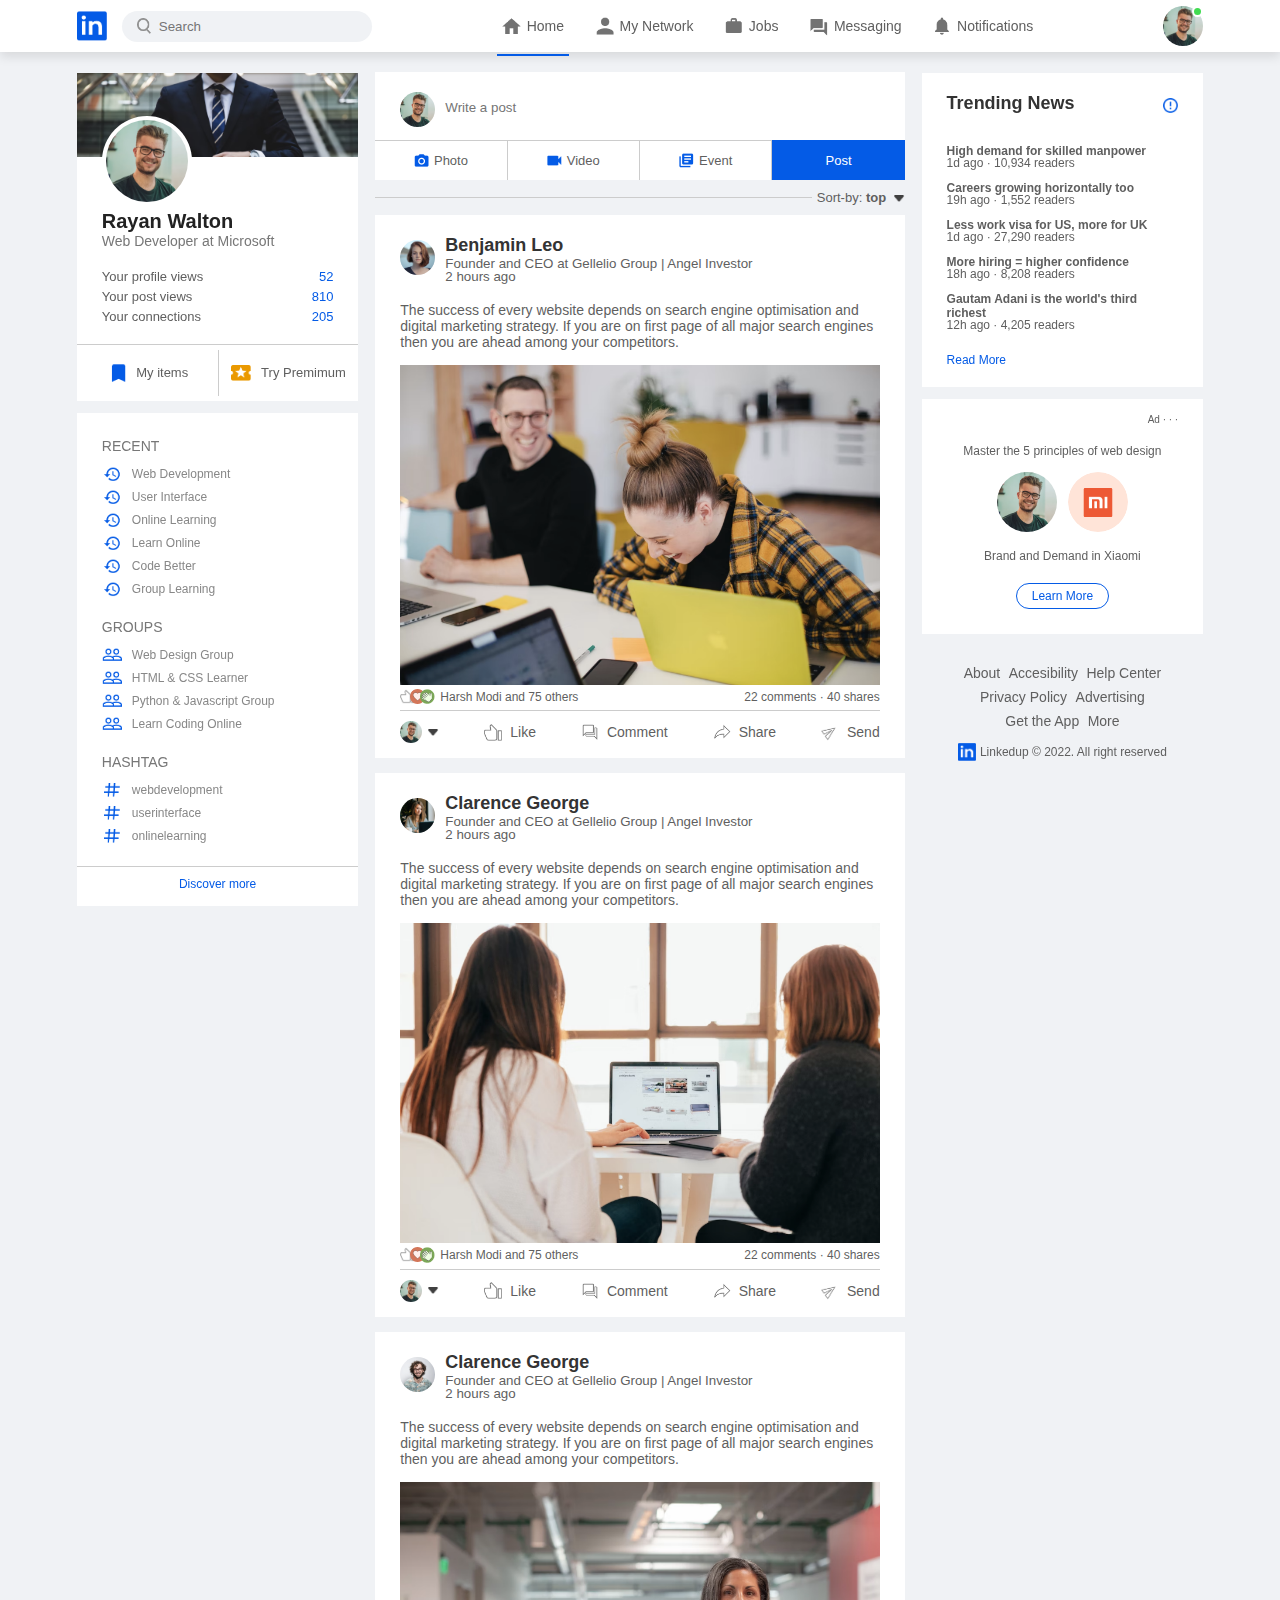
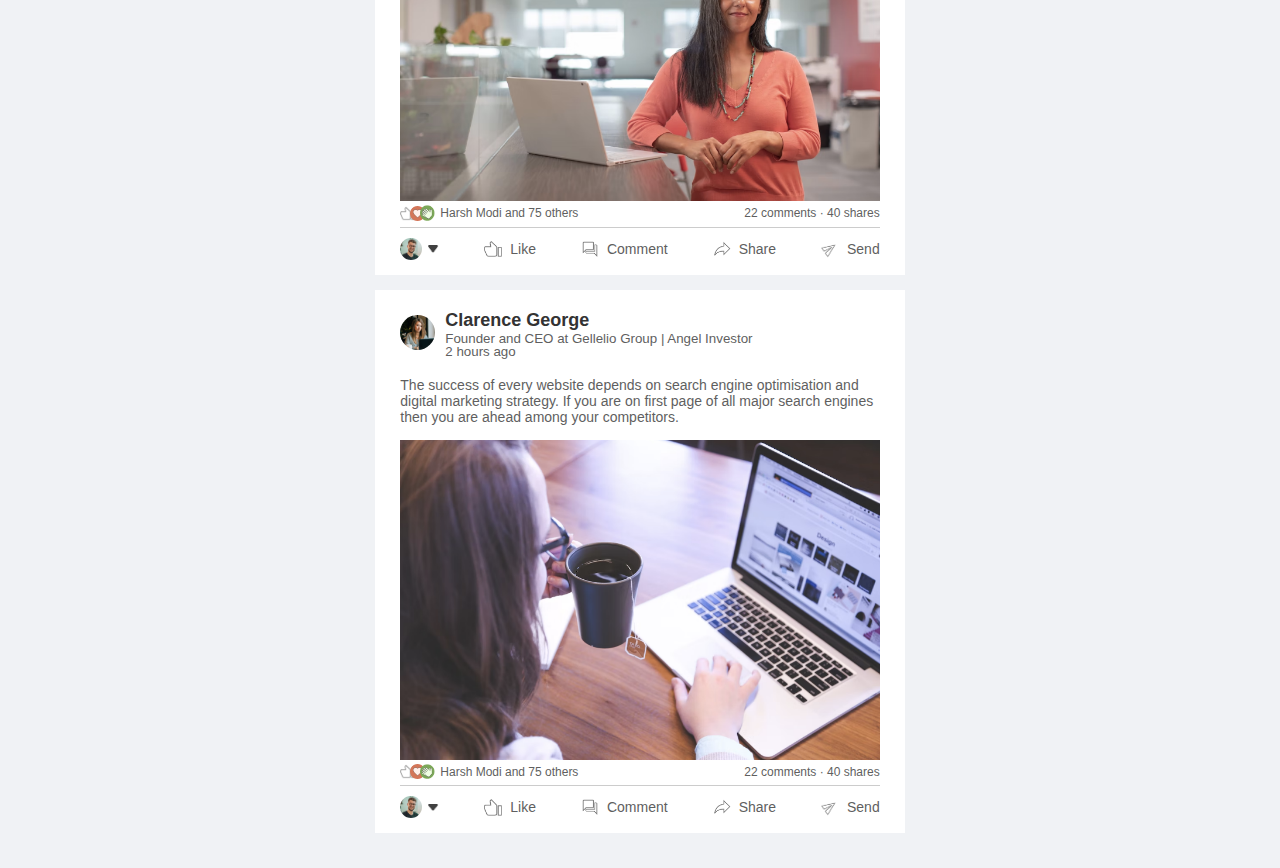
<file: index.html>
<!DOCTYPE html>
<html lang="en">
<head>
    <meta charset="UTF-8">
    <meta http-equiv="X-UA-Compatible" content="IE-edge">
    <meta name="viewport" content="width=device-width, initial-scale=1.0">
    <title>Social Media Website Design</title>
    <link rel="stylesheet" href="style.css">
</head>
<body>

<nav class="navbar">
    <div class="navbar-left">
        <a href="index.html" class="logo"><img src="images/logo.png"></a>

        <div class="search-box">
            <img src="images/search.png">
            <input type="text" placeholder="Search">
        </div>

    </div>
    <div class="navbar-center">
      <ul>
        <li><a href="#" class="active-link"><img src="images/home.png"><span>Home</span></a></li>
        <li><a href="#"><img src="images/network.png"><span>My Network</span></a></li>
        <li><a href="#"><img src="images/jobs.png"><span>Jobs</span></a></li>
        <li><a href="#"><img src="images/message.png"><span>Messaging</span></a></li>
        <li><a href="#"><img src="images/notification.png"><span>Notifications</span></a></li>
      </ul>  
    </div>
    <div class="navbar-right">
        <div class="online">
            <img src="images/user-1.png" class="nav-profile-img" onclick="toggleMenu()">        
        </div>
    </div>
    <!-- ----------------------- profile-drop-down-menu------------------------ -->
     <div class="profile-menu-wrap" id="profileMenu">
        <div class="profile-menu">
            <div class="user-info">
                <img src="images/user-1.png">
                <div>
                    <h3>Ryan Walton</h3>
                    <a href="profile.html">See your profile</a>
                </div>
            </div>
            <hr>
            <a href="#" class="profile-menu-link">
                <img src="images/feedback.png">
                <p>Give Feedback</p>
                <span>></span>
            </a>
            <a href="#" class="profile-menu-link">
                <img src="images/setting.png">
                <p>Settings & Privacy</p>
                <span>></span>
            </a>
            <a href="#" class="profile-menu-link">
                <img src="images/help.png">
                <p>Help & Support</p>
                <span>></span>
            </a>
            <a href="#" class="profile-menu-link">
                <img src="images/display.png">
                <p>Display & Accesibility</p>
                <span>></span>
            </a>
            <a href="#" class="profile-menu-link">
                <img src="images/logout.png">
                <p>Logout</p>
                <span>></span>
            </a>
        </div>
     </div>





</nav>

<!-- ----------------- navbar close---------- -->

<div class="container">
<!-- -----------------left sidebar--------------- -->
    <div class="left-sidebar">
        <div class="sidebar-profile-box">
            <img src="images/cover-pic.png" width="100%">
            <div class="sidebar-profile-info">
                <img src="images/user-1.png">
                <h1>Rayan Walton</h1>
                <h3>Web Developer at Microsoft</h3>
                <ul>
                    <li>Your profile views<span>52</span></li>
                    <li>Your post views<span>810</span></li>
                    <li>Your connections<span>205</span></li>
                </ul>
            </div>
            <div class="sidebar-profile-link">
                <a href="#"><img src="images/items.png">My items</a>
                <a href="#"><img src="images/premium.png">Try Premimum</a>
            </div>
        </div>

        <div class="sidebar-activity" id="sidebarActivity">
            <h3>RECENT</h3>
            <a href="#"><img src="images/recent.png"> Web Development</a>
            <a href="#"><img src="images/recent.png"> User Interface</a>
            <a href="#"><img src="images/recent.png"> Online Learning</a>
            <a href="#"><img src="images/recent.png"> Learn Online</a>
            <a href="#"><img src="images/recent.png"> Code Better</a>
            <a href="#"><img src="images/recent.png"> Group Learning</a>
            <h3>GROUPS</h3>
            <a href="#"><img src="images/group.png"> Web Design Group</a>
            <a href="#"><img src="images/group.png"> HTML & CSS Learner</a>
            <a href="#"><img src="images/group.png"> Python & Javascript Group</a>
            <a href="#"><img src="images/group.png"> Learn Coding Online</a>
            <h3>HASHTAG</h3>
            <a href="#"><img src="images/hashtag.png"> webdevelopment</a>
            <a href="#"><img src="images/hashtag.png"> userinterface</a>
            <a href="#"><img src="images/hashtag.png"> onlinelearning</a>
            <div class="discover-more-link">
                <a href="#">Discover more</a>
            </div>
        </div>

        <p id="showMoreLink" onclick="toggleActivity()">Show More <b>+</b></p>
    </div>
<!-- -----------------main contrnt --------------- -->
    <div class="main-content">

        <div class="create-post">
            <div class="create-post-input">
                <img src="images/user-1.png">
                <textarea rows="2" placeholder="Write a post"></textarea>
            </div>
            <div class="create-post-links">
                <li><img src="images/photo.png">Photo</li>
                <li><img src="images/video.png">Video</li>
                <li><img src="images/event.png">Event</li>
                <li>Post</li>
            </div>
        </div>
        <div class="sort-by">
            <hr>
            <p>Sort-by: <span>top <img src="images/down-arrow.png"></span></p>
        </div>

        <div class="post">
            <div class="post-author">
                <img src="images/user-3.png">
                <div>
                    <h1>Benjamin Leo</h1>
                    <small>Founder and CEO at Gellelio Group | Angel Investor</small>
                    <small>2 hours ago</small>
                </div>
            </div>
            <p>The success of every website depends on search engine optimisation and digital marketing strategy. If you are on first page of all major search engines then you are ahead among your competitors.</p>
            <img src="images/post-image-1.png" width="100%">

            <div class="post-stats">
                <div>
                    <img src="images/thumbsup.png">
                    <img src="images/love.png">
                    <img src="images/clap.png">
                    <span class="liked-users">Harsh Modi and 75 others</span>
                </div>
                <div>
                    <span>22 comments &middot; 40 shares</span>
                </div>
            </div>
            <div class="post-activity">
                <div>
                    <img src="images/user-1.png" class="post-activity-user-icon">
                    <img src="images/down-arrow.png" class="post-activity-arrow-icon">
                </div>
                <div class="post-activity-link">
                    <img src="images/like.png">
                    <span>Like</span>
                </div>
                <div class="post-activity-link">
                    <img src="images/comment.png">
                    <span>Comment</span>
                </div>
                <div class="post-activity-link">
                    <img src="images/share.png">
                    <span>Share</span>
                </div>
                <div class="post-activity-link">
                    <img src="images/send.png">
                    <span>Send</span>
                </div>
            </div>
        </div>
        <div class="post">
            <div class="post-author">
                <img src="images/user-4.png">
                <div>
                    <h1>Clarence George</h1>
                    <small>Founder and CEO at Gellelio Group | Angel Investor</small>
                    <small>2 hours ago</small>
                </div>
            </div>
            <p>The success of every website depends on search engine optimisation and digital marketing strategy. If you are on first page of all major search engines then you are ahead among your competitors.</p>
            <img src="images/post-image-2.png" width="100%">

            <div class="post-stats">
                <div>
                    <img src="images/thumbsup.png">
                    <img src="images/love.png">
                    <img src="images/clap.png">
                    <span class="liked-users">Harsh Modi and 75 others</span>
                </div>
                <div>
                    <span>22 comments &middot; 40 shares</span>
                </div>
            </div>
            <div class="post-activity">
                <div>
                    <img src="images/user-1.png" class="post-activity-user-icon">
                    <img src="images/down-arrow.png" class="post-activity-arrow-icon">
                </div>
                <div class="post-activity-link">
                    <img src="images/like.png">
                    <span>Like</span>
                </div>
                <div class="post-activity-link">
                    <img src="images/comment.png">
                    <span>Comment</span>
                </div>
                <div class="post-activity-link">
                    <img src="images/share.png">
                    <span>Share</span>
                </div>
                <div class="post-activity-link">
                    <img src="images/send.png">
                    <span>Send</span>
                </div>
            </div>
        </div>
        <div class="post">
            <div class="post-author">
                <img src="images/user-2.png">
                <div>
                    <h1>Clarence George</h1>
                    <small>Founder and CEO at Gellelio Group | Angel Investor</small>
                    <small>2 hours ago</small>
                </div>
            </div>
            <p>The success of every website depends on search engine optimisation and digital marketing strategy. If you are on first page of all major search engines then you are ahead among your competitors.</p>
            <img src="images/post-image-3.png" width="100%">

            <div class="post-stats">
                <div>
                    <img src="images/thumbsup.png">
                    <img src="images/love.png">
                    <img src="images/clap.png">
                    <span class="liked-users">Harsh Modi and 75 others</span>
                </div>
                <div>
                    <span>22 comments &middot; 40 shares</span>
                </div>
            </div>
            <div class="post-activity">
                <div>
                    <img src="images/user-1.png" class="post-activity-user-icon">
                    <img src="images/down-arrow.png" class="post-activity-arrow-icon">
                </div>
                <div class="post-activity-link">
                    <img src="images/like.png">
                    <span>Like</span>
                </div>
                <div class="post-activity-link">
                    <img src="images/comment.png">
                    <span>Comment</span>
                </div>
                <div class="post-activity-link">
                    <img src="images/share.png">
                    <span>Share</span>
                </div>
                <div class="post-activity-link">
                    <img src="images/send.png">
                    <span>Send</span>
                </div>
            </div>
        </div>
        <div class="post">
            <div class="post-author">
                <img src="images/user-4.png">
                <div>
                    <h1>Clarence George</h1>
                    <small>Founder and CEO at Gellelio Group | Angel Investor</small>
                    <small>2 hours ago</small>
                </div>
            </div>
            <p>The success of every website depends on search engine optimisation and digital marketing strategy. If you are on first page of all major search engines then you are ahead among your competitors.</p>
            <img src="images/post-image-4.png" width="100%">

            <div class="post-stats">
                <div>
                    <img src="images/thumbsup.png">
                    <img src="images/love.png">
                    <img src="images/clap.png">
                    <span class="liked-users">Harsh Modi and 75 others</span>
                </div>
                <div>
                    <span>22 comments &middot; 40 shares</span>
                </div>
            </div>
            <div class="post-activity">
                <div>
                    <img src="images/user-1.png" class="post-activity-user-icon">
                    <img src="images/down-arrow.png" class="post-activity-arrow-icon">
                </div>
                <div class="post-activity-link">
                    <img src="images/like.png">
                    <span>Like</span>
                </div>
                <div class="post-activity-link">
                    <img src="images/comment.png">
                    <span>Comment</span>
                </div>
                <div class="post-activity-link">
                    <img src="images/share.png">
                    <span>Share</span>
                </div>
                <div class="post-activity-link">
                    <img src="images/send.png">
                    <span>Send</span>
                </div>
            </div>

        </div>

    </div>
<!-- -----------------right sidebar--------------- -->
    <div class="right-sidebar">
        <div class="sidebar-news">
            <img src="images/more.png" class="info-icon">
            <h3>Trending News</h3>
            <a href="#">High demand for skilled manpower</a>
            <span>1d ago &middot; 10,934 readers</span>

            <a href="#">Careers growing horizontally too</a>
            <span>19h ago &middot; 1,552 readers</span>

            <a href="#">Less work visa for US, more for UK</a>
            <span>1d ago &middot; 27,290 readers</span>

            <a href="#">More hiring = higher confidence</a>
            <span>18h ago &middot; 8,208 readers</span>

            <a href="#">Gautam Adani is the world's third richest</a>
            <span>12h ago &middot; 4,205 readers</span>

            <a href="#" class="read-more-link">Read More</a>
        </div>

        <div class="sidebar-ad">
            <small>Ad &middot; &middot; &middot;</small>
            <p>Master the 5 principles of web design</p>
            <div>
                <img src="images/user-1.png">
                <img src="images/mi-logo.png">
            </div>
            <b>Brand and Demand in Xiaomi</b>
            <a href="#" class="ad-link">Learn More</a>
        </div>

        <div class="sidebar-useful-links">
            <a href="#">About</a>
            <a href="#">Accesibility</a>
            <a href="#">Help Center</a>
            <a href="#">Privacy Policy</a>
            <a href="#">Advertising</a>
            <a href="#">Get the App</a>
            <a href="#">More</a>

            <div class="copyright-msg">
                <img src="images/logo.png">
                <p>Linkedup &#169; 2022. All right reserved</p>
            </div>
        </div>

    </div>
</div>

<script>

    let profileMenu = document.getElementById("profileMenu");

    function toggleMenu(){
        profileMenu.classList.toggle("open-menu");
    }

</script>

<script>

    let sideActivity = document.getElementById("sidebarActivity");
    let moreLink = document.getElementById("showMoreLink");

    function toggleActivity(){
        sideActivity.classList.toggle("open-activity");

        if(sideActivity.classList.contains("open-activity")){
            moreLink.innerHTML = "Show less <b>-</b>";
        }
        else{
            moreLink.innerHTML = "Show more <b>+</b>";
        }
    }

</script>

    
</body>
</html>
</file>
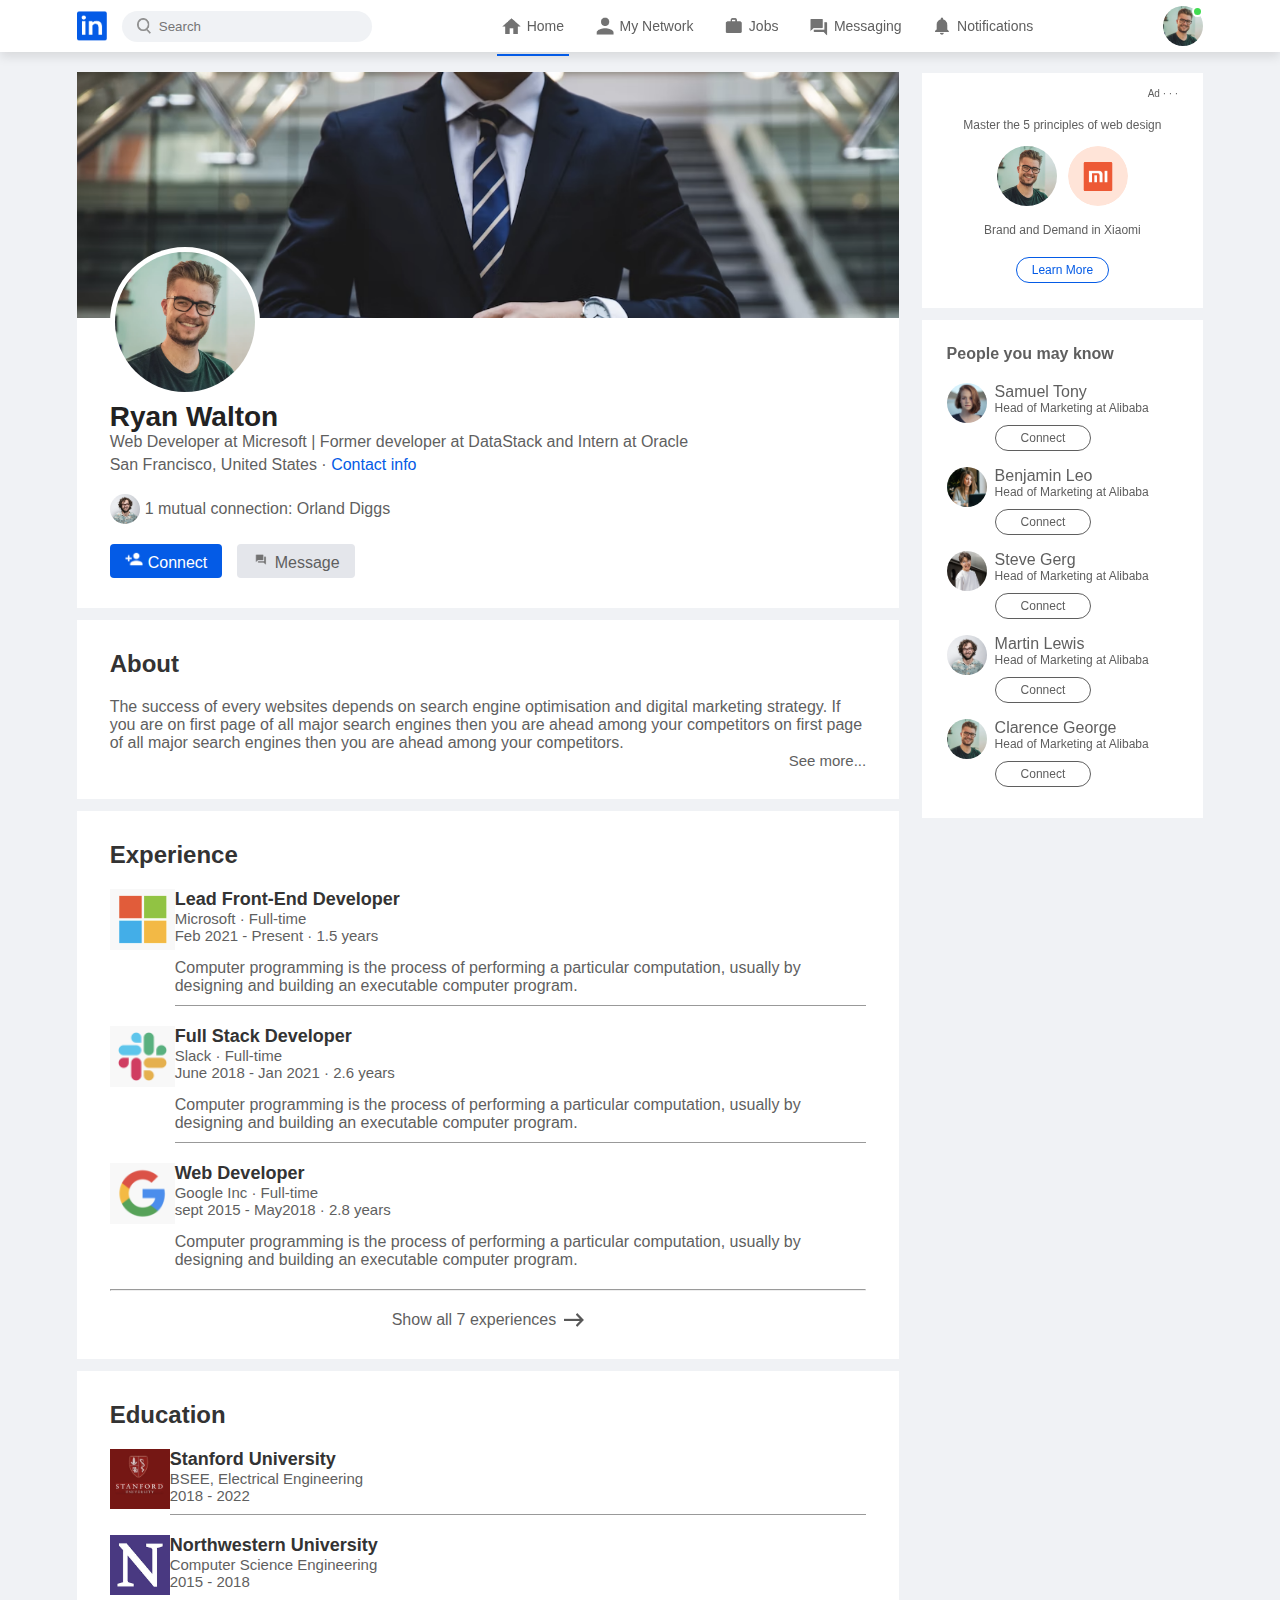
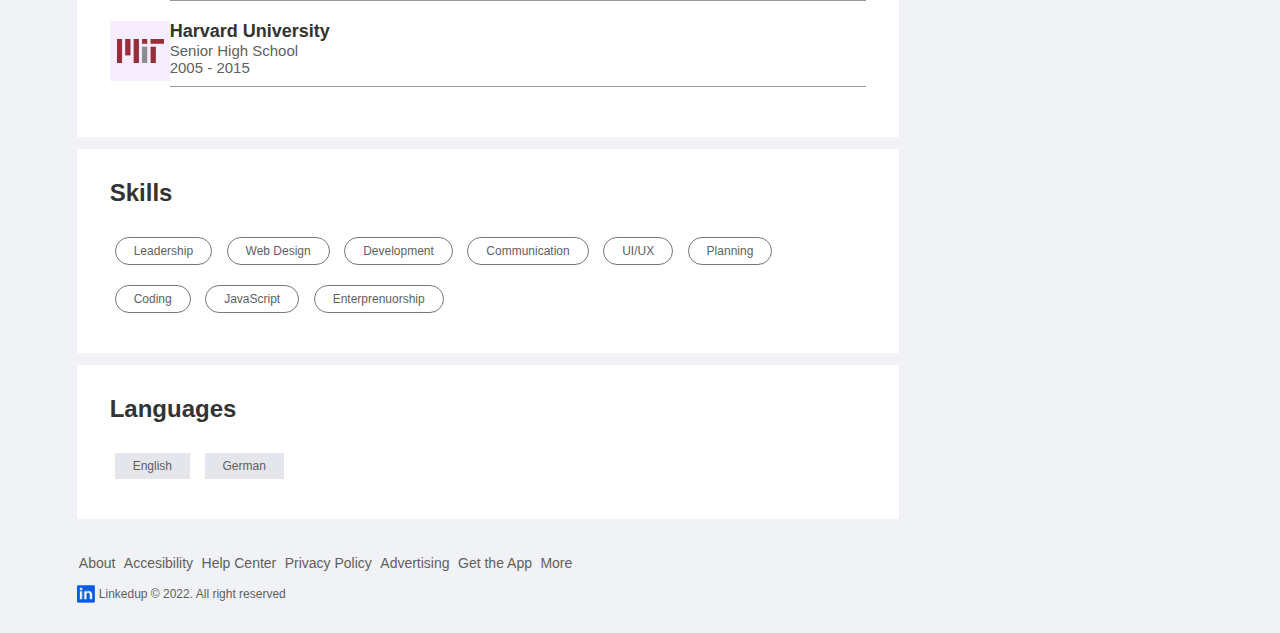
<file: profile.html>
<!DOCTYPE html>
<html lang="en">
<head>
    <meta charset="UTF-8">
    <meta http-equiv="X-UA-Compatible" content="IE-edge">
    <meta name="viewport" content="width=device-width, initial-scale=1.0">
    <title>Social Media Website Design</title>
    <link rel="stylesheet" href="style.css">
</head>
<body>

<nav class="navbar">
    <div class="navbar-left">
        <a href="index.html" class="logo"><img src="images/logo.png"></a>

        <div class="search-box">
            <img src="images/search.png">
            <input type="text" placeholder="Search">
        </div>

    </div>
    <div class="navbar-center">
      <ul>
        <li><a href="#" class="active-link"><img src="images/home.png"><span>Home</span></a></li>
        <li><a href="#"><img src="images/network.png"><span>My Network</span></a></li>
        <li><a href="#"><img src="images/jobs.png"><span>Jobs</span></a></li>
        <li><a href="#"><img src="images/message.png"><span>Messaging</span></a></li>
        <li><a href="#"><img src="images/notification.png"><span>Notifications</span></a></li>
      </ul>  
    </div>
    <div class="navbar-right">
        <div class="online">
            <img src="images/user-1.png" class="nav-profile-img" onclick="toggleMenu()">        
        </div>
    </div>
    <!-- ----------------------- profile-drop-down-menu------------------------ -->
     <div class="profile-menu-wrap" id="profileMenu">
        <div class="profile-menu">
            <div class="user-info">
                <img src="images/user-1.png">
                <div>
                    <h3>Ryan Walton</h3>
                    <a href="profile.html">See your profile</a>
                </div>
            </div>
            <hr>
            <a href="#" class="profile-menu-link">
                <img src="images/feedback.png">
                <p>Give Feedback</p>
                <span>></span>
            </a>
            <a href="#" class="profile-menu-link">
                <img src="images/setting.png">
                <p>Settings & Privacy</p>
                <span>></span>
            </a>
            <a href="#" class="profile-menu-link">
                <img src="images/help.png">
                <p>Help & Support</p>
                <span>></span>
            </a>
            <a href="#" class="profile-menu-link">
                <img src="images/display.png">
                <p>Display & Accesibility</p>
                <span>></span>
            </a>
            <a href="#" class="profile-menu-link">
                <img src="images/logout.png">
                <p>Logout</p>
                <span>></span>
            </a>
        </div>
     </div>

</nav>

<!-- ----------------- navbar close----------------- -->

<div class="container">
    <div class="profile-main">
        <div class="profile-container">
            <img src="images/cover-pic.png" width="100%">
            <div class="profile-container-inner">
                <img src="images/user-1.png" class="profile-pic">
                <h1>Ryan Walton</h1>
                <b>Web Developer at Micresoft | Former developer at DataStack and Intern at Oracle</b>
                <p>San Francisco, United States &middot; <a href="#">Contact info</a></p>
                <div class="mutual-connection">
                    <img src="images/user-2.png">
                    <span>1 mutual connection: Orland Diggs</span>
                </div>
                <div class="profile-btn">
                    <a href="#" class="primary-btn"><img src="images/connect.png">Connect</a>
                    <a href="#"><img src="images/message.png">Message</a>
                </div>
            </div>
        </div>

        <div class="profile-description">
            <h2>About</h2>
            <p>The success of every websites depends on search engine optimisation and digital marketing strategy. If you are on first page of all major search engines then you are ahead among your competitors on first page of all major search engines then you are ahead among your competitors.</p>
            <a href="#" class="see-more-link">See more...</a>
        </div>

        <div class="profile-description">
            <h2>Experience</h2>
            <div class="profile-desc-row">
                <img src="images/microsoft.png">
                <div>
                    <h3>Lead Front-End Developer</h3>
                    <b>Microsoft &middot; Full-time</b>
                    <b>Feb 2021 - Present &middot; 1.5 years</b>
                    <p>Computer programming is the process of performing a particular computation, usually by designing and building an executable computer program.</p>
                    <hr>
                </div>
            </div>
            <div class="profile-desc-row">
                <img src="images/slack.png">
                <div>
                    <h3>Full Stack Developer</h3>
                    <b>Slack &middot; Full-time</b>
                    <b>June 2018 - Jan 2021 &middot; 2.6 years</b>
                    <p>Computer programming is the process of performing a particular computation, usually by designing and building an executable computer program.</p>
                    <hr>
                </div>
            </div>
            <div class="profile-desc-row">
                <img src="images/google.png">
                <div>
                    <h3>Web Developer</h3>
                    <b>Google Inc &middot; Full-time</b>
                    <b>sept 2015 - May2018 &middot; 2.8 years</b>
                    <p>Computer programming is the process of performing a particular computation, usually by designing and building an executable computer program.</p>
                </div>
            </div>
            <hr>
            <a href="#" class="experience-link">Show all 7 experiences <img src="images/right-arrow.png"></a>
        </div>

        <div class="profile-description">
            <h2>Education</h2>
            <div class="profile-desc-row">
                <img src="images/stanford.png">
                <div>
                    <h3>Stanford University</h3>
                    <b>BSEE, Electrical Engineering</b>
                    <b>2018 - 2022</b>
                    <hr>
                </div>
            </div>
            <div class="profile-desc-row">
                <img src="images/north.png">
                <div>
                    <h3>Northwestern University</h3>
                    <b>Computer Science Engineering</b>
                    <b>2015 - 2018</b>
                    <hr>
                </div>
            </div>
            <div class="profile-desc-row">
                <img src="images/mit.png">
                <div>
                    <h3>Harvard University</h3>
                    <b>Senior High School</b>
                    <b>2005 - 2015</b>
                    <hr>
                </div>
            </div>
        </div>
        <div class="profile-description">
            <h2>Skills</h2>
            <a href="#" class="skills-btn">Leadership</a>
            <a href="#" class="skills-btn">Web Design</a>
            <a href="#" class="skills-btn">Development</a>
            <a href="#" class="skills-btn">Communication</a>
            <a href="#" class="skills-btn">UI/UX</a>
            <a href="#" class="skills-btn">Planning</a>
            <a href="#" class="skills-btn">Coding</a>
            <a href="#" class="skills-btn">JavaScript</a>
            <a href="#" class="skills-btn">Enterprenuorship</a>
        </div>
        <div class="profile-description">
            <h2>Languages</h2>
            <a href="#" class="language-btn">English</a>
            <a href="#" class="language-btn">German</a>
        </div>



    </div>
<!-- ---------------profile-sidebar----------------- -->
    <div class="profile-sidebar">

        <div class="sidebar-ad">
            <small>Ad &middot; &middot; &middot;</small>
            <p>Master the 5 principles of web design</p>
            <div>
                <img src="images/user-1.png">
                <img src="images/mi-logo.png">
            </div>
            <b>Brand and Demand in Xiaomi</b>
            <a href="#" class="ad-link">Learn More</a>
        </div>

        <div class="sidebar-people">
            <h3>People you may know</h3>
            <div class="sidebar-people-row">
                <img src="images/user-3.png">
                <div>
                    <h2>Samuel Tony</h2>
                    <p>Head of Marketing at Alibaba</p>
                    <a href="#">Connect</a>
                </div>
            </div>
            <div class="sidebar-people-row">
                <img src="images/user-4.png">
                <div>
                    <h2>Benjamin Leo</h2>
                    <p>Head of Marketing at Alibaba</p>
                    <a href="#">Connect</a>
                </div>
            </div>
            <div class="sidebar-people-row">
                <img src="images/user-5.png">
                <div>
                    <h2>Steve Gerg</h2>
                    <p>Head of Marketing at Alibaba</p>
                    <a href="#">Connect</a>
                </div>
            </div>
            <div class="sidebar-people-row">
                <img src="images/user-2.png">
                <div>
                    <h2>Martin Lewis</h2>
                    <p>Head of Marketing at Alibaba</p>
                    <a href="#">Connect</a>
                </div>
            </div>
            <div class="sidebar-people-row">
                <img src="images/user-1.png">
                <div>
                    <h2>Clarence George</h2>
                    <p>Head of Marketing at Alibaba</p>
                    <a href="#">Connect</a>
                </div>
            </div>
        </div>

    </div>
</div>



<div class="profile-footer">
    <div class="sidebar-useful-links">
        <a href="#">About</a>
        <a href="#">Accesibility</a>
        <a href="#">Help Center</a>
        <a href="#">Privacy Policy</a>
        <a href="#">Advertising</a>
        <a href="#">Get the App</a>
        <a href="#">More</a>

        <div class="copyright-msg">
            <img src="images/logo.png">
            <p>Linkedup &#169; 2022. All right reserved</p>
        </div>
    </div>
</div>






<script>

    let profileMenu = document.getElementById("profileMenu");

    function toggleMenu(){
        profileMenu.classList.toggle("open-menu");
    }

</script>
    
</body>
</html>
</file>
<file: style.css>
*{
    margin: 0;
    padding: 0;
    font-family: 'Poppins', sans-serif;
    box-sizing: border-box;
}
body{
    background: #f0f2f5;
    color: #5f5f5f;
}
a{
    text-decoration: none;
    color: #5f5f5f;
}
.navbar{
    display: flex;
    align-items: center;
    justify-content: space-between;
    background: #fff;
    padding: 6px 6%;
    position: sticky;
    top: 0;
    z-index: 100;
    box-shadow: 0 5px 10px rgba(0, 0, 0, 0.1);
}
.logo img{
    width: 30px;
    margin-right: 15px;
    display: block;
}
.navbar-center ul li{
    display: inline-block;
    list-style: none;
}
.navbar-center ul li a{
    display: flex;
    align-items: center;
    font-size: 14px;
    margin: 5px 8px;
    padding-right: 5px;
    position: relative;
}
.navbar-center ul li a img{
    width: 30px;
}
.navbar-center ul li a::after{
    content: '';
    width: 0;
    height: 2px;
    background: #045be6;
    position: absolute;
    bottom: -15px;
    transition: width 0.3s;
}
.navbar-center ul li a:hover::after,
.navbar-center ul li a.active-link::after
{
    width: 100%;
}
.navbar-center ul li a:hover::after{
    width: 100%;
}
.nav-profile-img{
    width: 40px;
    border-radius: 50%;
    display: block;
    cursor: pointer;
    position: relative;
}
.online{
    position: relative;
}
.online::after{
    content: '';
    width: 7px;
    height: 7px;
    border: 2px solid #fff;
    border-radius: 50%;
    right: 0px;
    top: 0px;
    background: #41db51;
    position: absolute;
}
.search-box{
    background: #f0f2f5;
    width: 250px;
    border-radius: 20px;
    display: flex;
    align-items: center;
    padding: 0 15px;
}
.navbar-left{
    display: flex;
    align-items: center;
}
.search-box img{
    width: 14px;
}
.search-box input{
    width: 100%;
    background: transparent;
    padding: 8px;
    outline: none;
    border: 0;
}
/* ---------------navbar end-------------- */
.container{
    padding: 20px 6%;
    display: flex;
    flex-wrap: wrap;
    justify-content: space-between;
}
/* ---------------left-sidebar------------ */
.left-sidebar{
    flex-basis: 25%;
    align-self: flex-start;
    position: sticky;
    top: 73px;
}
.sidebar-profile-box{
    background: #fff;
}
.sidebar-profile-info{
    padding: 0 25px;
}
.sidebar-profile-info img{
    width: 90px;
    border-radius: 50%;
    background: #fff;
    padding: 4px;
    margin-top: -45px;
}
.sidebar-profile-info h1{
    font-size: 20px;
    font-weight: 600;
    color: #222;
}
.sidebar-profile-info h3{
    font-size: 14px;
    font-weight: 500;
    color: #777;
}
.sidebar-profile-info ul{
    list-style: none;
    margin: 20px 0;
}
.sidebar-profile-info ul li{
    width: 100%;
    margin: 5px 0;
    font-size: 13px;
}
.sidebar-profile-box ul li span{
    float: right;
    color: #045be6;
}
.sidebar-profile-link{
    display: flex;
    align-items: center;
    border-top: 1px solid #ccc;
}

.sidebar-profile-link a{
    flex-basis: 50%;
    display: flex;
    align-items: center;
    justify-content: center;
    padding: 15px 0;
    font-size: 13px;
    border-left: 1px solid #ccc;
}
.sidebar-profile-link a:first-child{
    border-left: 0;
}
.sidebar-profile-link a img{
    width: 20px;
    margin-right: 10px;
}
.sidebar-activity{
    background: #fff;
    padding: 5px 25px;
    margin: 12px 0;
}
.sidebar-activity h3{
    color: #777;
    font-size: 14px;
    font-weight: 500;
    margin: 20px 0 10px;
}
.sidebar-activity a{
    display: flex;
    align-items: center;
    font-size: 12px;
    font-weight: 500;
    color: #888;
    margin: 3px 0;
}

.sidebar-activity a img{
    width: 20px;
    margin-right: 10px;
}
.discover-more-link{
    border-top: 1px solid #ccc;
    text-align: center;
    margin-top: 20px;
    margin-left: -25px;
    margin-right: -25px;
}
.discover-more-link a{
    color: #045be6;
    display: inline-block;
    margin: 10px 0;
}



/* ---------------right-sidebar-------------- */
.right-sidebar{
    flex-basis: 25%;
    align-self: flex-start;
    position: sticky;
    top: 73px;
}
.sidebar-news{
    background: #fff;
    padding: 10px 25px;
}
.info-icon{
    width: 15px;
    float: right;
    margin-top: 15px;
}
.sidebar-news h3{
    font-size: 18px;
    font-weight: 600;
    color: #333;
    margin: 10px 0 30px;
}
.sidebar-news a{
    display: block;
    font-size: 12px;
    font-weight: 600;
    margin-top: 10px;
    margin-bottom: -5px;
}
.sidebar-news span{
    font-size: 12px;
}
.sidebar-news .read-more-link{
    color: #045be6;
    font-weight: 500;
    margin: 20px 0 10px;
}
.sidebar-ad{
    background: #fff;
    padding: 15px 25px;
    text-align: center;
    margin: 12px 0;
    font-size: 12px;
}
.sidebar-ad img{
    width: 60px;
    border-radius: 50%;
    margin: 4px;
}
.sidebar-ad small{
    float: right;
    font-weight: 500;
}
.sidebar-ad p{
    margin-top: 30px;
    margin-bottom: 10px;
}
.sidebar-ad b{
    display: block;
    font-weight: 500;
    margin-top: 10px;
}
.ad-link{
    display: inline-block;
    border: 1px solid #045be6;
    border-radius: 30px;
    padding: 5px 15px;
    color: #045be6;
    font-weight: 500;
    margin: 20px auto 10px;
}
.sidebar-useful-links{
    padding: 15px 25px;
    text-align: center;
}
.sidebar-useful-links a{
    display: inline-block;
    font-size: 14px;
    margin: 4px 2px;
}
.copyright-msg{
    display: flex;
    align-items: center;
    justify-content: center;
    font-size: 12px;
    margin-top: 10px;
    font-weight: 500;
}
.copyright-msg img{
    width: 18px;
    margin-right: 4px;
}


/* --------------------main-content----------------- */
.main-content{
    flex-basis: 47%;
}
.create-post{
    background: #fff;
}
.create-post-input{
    padding: 20px 25px 10px;
    display: flex;
    align-items: flex-start;
}
.create-post-input img{
    width: 35px;
    border-radius: 50%;
    margin-right: 10px;
}
.create-post-input textarea{
    width: 100%;
    border: 0;
    outline: 0;
    resize: none;
    background: transparent;
    margin-top: 8px;
}
::placeholder{
    font-weight: 500;
}
.create-post-links{
    display: flex;
    align-items: flex-start;
}
.create-post-links li{
    list-style: none;
    border-top: 1px solid #ccc;
    border-right: 1px solid #ccc;
    flex-basis: 25%;
    height: 40px;
    font-size: 13px;
    display: flex;
    align-items: center;
    justify-content: center;
    cursor: pointer;
}
.create-post-links li img{
    width: 15px;
    margin-right: 5px;
}
.create-post-links li:last-child{
    background: #045be6;
    color: #fff;
    border-top: 0;
    border-right: 0;
}
.sort-by{
    display: flex;
    align-items: center;
    margin: 10px 0;
}
.sort-by hr{
    flex: 1;
    border: 0;
    height: 1px;
    background: #ccc;
}
.sort-by p{
    font-size: 13px;
    padding-left: 5px;
}
.sort-by p span{
    font-weight: 600;
    cursor: pointer;
}
.sort-by p span img{
    width: 12px;
    margin-left: 3px;
}
.post{
    background: #fff;
    padding: 20px 25px 5px;
    margin: 5px 0 15px;
}
.post-author{
    display: flex;
    align-items: flex-start;
    margin-bottom: 20px;
}
.post-author img{
    width: 35px;
    border-radius: 50%;
    margin-right: 10px;
    margin-top: 5px;
}
.post-author h1{
    font-size: 18px;
    font-weight: 600;
    color: #333;
}
.post-author small{
    display: block;
    margin-bottom: -2px;
}
.post p{
    font-size: 14px;
    margin-bottom: 15px;
}
.post-stats{
    display: flex;
    flex-wrap: wrap;
    align-items: center;
    justify-content: space-between;
    font-size: 12px;
    border-bottom: 1px solid #ccc;
    padding-bottom: 6px;
}
.post-stats div{
    display: flex;
    align-items: center;
}
.post-stats img{
    width: 15px;
    margin-right: -5px;
}
.liked-users{
    margin-left: 10px;
}
.post-activity{
    display: flex;
    align-items: center;
    justify-content: space-between;
    padding: 10px 0;
    font-size: 14px;
    font-weight: 500;
}
.post-activity div{
    display: flex;
    align-items: center;
}
.post-activity-user-icon{
    width: 22px;
    border-radius: 50%;
}
.post-activity-arrow-icon{
    width: 12px;
    margin-left: 5px;
}
.post-activity-link img{
    width: 18px;
    margin-right: 8px;
}



/* --------------------- profile-drop-down-menu----------------------- */
.profile-menu-wrap{
    position: absolute;
    top: 100%;
    right: 5%;
    width: 320px;
    max-height: 0;
    overflow: hidden;
    transition:  max-height 0.5s;
}

.profile-menu-wrap.open-menu{
    max-height: 400px;
}

.profile-menu{
    background: #222;
    color: #fff;
    padding: 20px;
    margin: 10px;
}
.user-info{
    display: flex;
    align-items: center;
}
.user-info img{
    width: 50px;
    border-radius: 50%;
    margin-right: 15px;
}
.user-info h3{
    font-weight: 500;
    margin-bottom: -7px;
}
.user-info a{
    color: #c9dbf8;
    font-size: 13px;
}
.profile-menu hr{
    border: 0;
    height: 1px;
    width: 100%;
    background: #fff;
    margin: 15px 0 10px;
}
.profile-menu-link{
    display: flex;
    align-items: center;
    color: #fff;
    margin: 12px 0;
    font-size: 14px;
}
.profile-menu-link p{
    width: 100%;
}
.profile-menu-link img{
    width: 35px;
    border-radius: 50%;
    margin-right: 15px;
}

/* ----------------------profile-page-------------------- */

.profile-main{
    flex-basis: 73%;
}
.profile-sidebar{
    flex-basis: 25%;
    align-self: flex-start;
    position: sticky;
    top: 73px;
}
.profile-container{
    background: #fff;
}
.profile-container-inner{
    padding: 0 4% 10px;
}
.profile-pic{
    width: 150px;
    border-radius: 50%;
    margin-top: -75px;
    padding: 5px;
    background: #fff;
}
.profile-container h1{
    font-size: 28px;
    font-weight: 600;
    color: #222;
}
.profile-container b{
    font-weight: 500;
}
.profile-container p{
    margin-top: 5px;
}
.profile-container p a{
    color: #045be6;
    font-weight: 500;
}
.mutual-connection{
    display: flex;
    align-items: center;
    margin: 20px 0;
}
.mutual-connection img{
    width: 30px;
    border-radius: 50%;
    margin-right: 5px;
}
.profile-btn{
    margin: 20px 0;
}
.profile-btn a{
    display: inline-block;
    align-items: center;
    background: #e4e6eb;
    padding: 6px 15px;
    border-radius: 4px;
    margin-right: 10px;
}
.profile-btn a img{
    width: 18px;
    margin-right: 5px;
}
.profile-btn .primary-btn{
    background: #045be6;
    color: #fff;
}
.profile-description{
    background: #fff;
    padding: 20px 4% 30px;
    margin: 12px 0;
}
.profile-description h2{
    color: #333;
    margin: 10px 0 20px;
    font-weight: 600;
}
.see-more-link{
    display: block;
    text-align: right;
    font-size: 15px;
}
.profile-desc-row{
    display: flex;
    align-items: flex-start;
    margin: 20px 0;
}
.profile-desc-row h2{
    width: 50px;
    margin-right: 25px;
    margin-top: 5px;
}
.profile-desc-row div{
    width: 100%;
}
.profile-desc-row h3{
    font-size: 18px;
    font-weight: 600;
    color: #333;
}
.profile-desc-row b{
    display: block;
    font-weight: 500;
    font-size: 15px;
}
.profile-desc-row p{
    margin-top: 15px;
}
.profile-desc-row hr{
    border: 0;
    border-bottom: 1px solid #999;
    margin-top: 10px;
}
.experience-link{
    display: flex;
    align-items: center;
    justify-content: center;
    padding-top: 20px;
    font-weight: 500;
}
.experience-link img{
    width: 20px;
    margin-left: 8px;
}
.skills-btn{
    display: inline-block;
    margin: 10px 5px;
    padding: 6px 18px;
    border: 1px solid #777;
    border-radius: 30px;
    font-size: 12px;
    font-weight: 500;
}
.language-btn{
    display: inline-block;
    margin: 10px 5px ;
    padding: 6px 18px;
    background: #e4e6eb;
    font-size: 12px;
    font-weight: 500;
}

/* ----------------.profile-sidebar---------------- */
.profile-sidebar .sidebar-ad{
    margin: 0;
}
.sidebar-people{
    background: #fff;
    padding: 15px 25px;
    margin: 12px 0;
    font-size: 12px;
}
.sidebar-people h3{
    font-size: 16px;
    font-weight: 600;
    margin: 10px 0 20px;
}
.sidebar-people-row{
    display: flex;
    align-items: flex-start;
    margin: 6px 0;
}
.sidebar-people-row img{
    width: 40px;
    border-radius: 50%;
    margin-right: 8px;
    margin-bottom: 5px;
}
.sidebar-people-row h2{
    font-weight: 500;
    font-size: 16px;
}
.sidebar-people-row a{
    display: inline-block;
    margin: 10px 0;
    padding: 5px 25px;
    border: 1px solid #5f5f5f;
    border-radius: 30px;
    font-weight: 500;
}
.profile-footer{
    padding: 0 6% 30px;
}
.profile-footer .sidebar-useful-links{
    text-align: left;
    padding: 0;
}
.profile-footer .copyright-msg{
    justify-content: flex-start;
}

#showMoreLink{
    display: none;
}
/* ------------------------media query for small screen-------------- */
@media only screen and (max-width: 600px){
    .search-box{
        background: transparent;
        width: auto;
        padding: 0;
    }
    .search-box input{
        width: 0;
        padding: 0;
    }
    .navbar-center ul li a span{
        display: none;
    }
    .navbar-center ul li a{
        padding: 0;
        margin: 5px;
    }
    .nav-profile-img{
        width: 30px;
    }
    .container{
        padding: 15px 3%;
    }
    .left-sidebar, .right-sidebar{
        flex-basis:  100%;
        position: 100%;
        top: unset;
    }
    .main-content{
        flex-basis: 100%;
    }
    .post-stats div{
        margin: 2px 0;
    }
    .post-activity-link span{
        display: none;
    }
    .post-activity-link img{
        margin-right: 0;
    }
    .profile-main, .profile-sidebar{
        flex-basis: 100%;
    }
    .profile-container{
        font-size: 14px;
    }
    .profile-pic{
        width: 100px;
        margin-top: -50px;
    }
    .profile-description{
        font-size: 14px;
    }
    #showMoreLink{
        display: block;
        width: fit-content;
        margin: 10px auto;
        font-size: 14px;
        cursor: pointer;
    }
    .sidebar-activity{
       display: none; 
    }
    .sidebar-activity.open-activity{
        display: block;
    }
}
</file>
